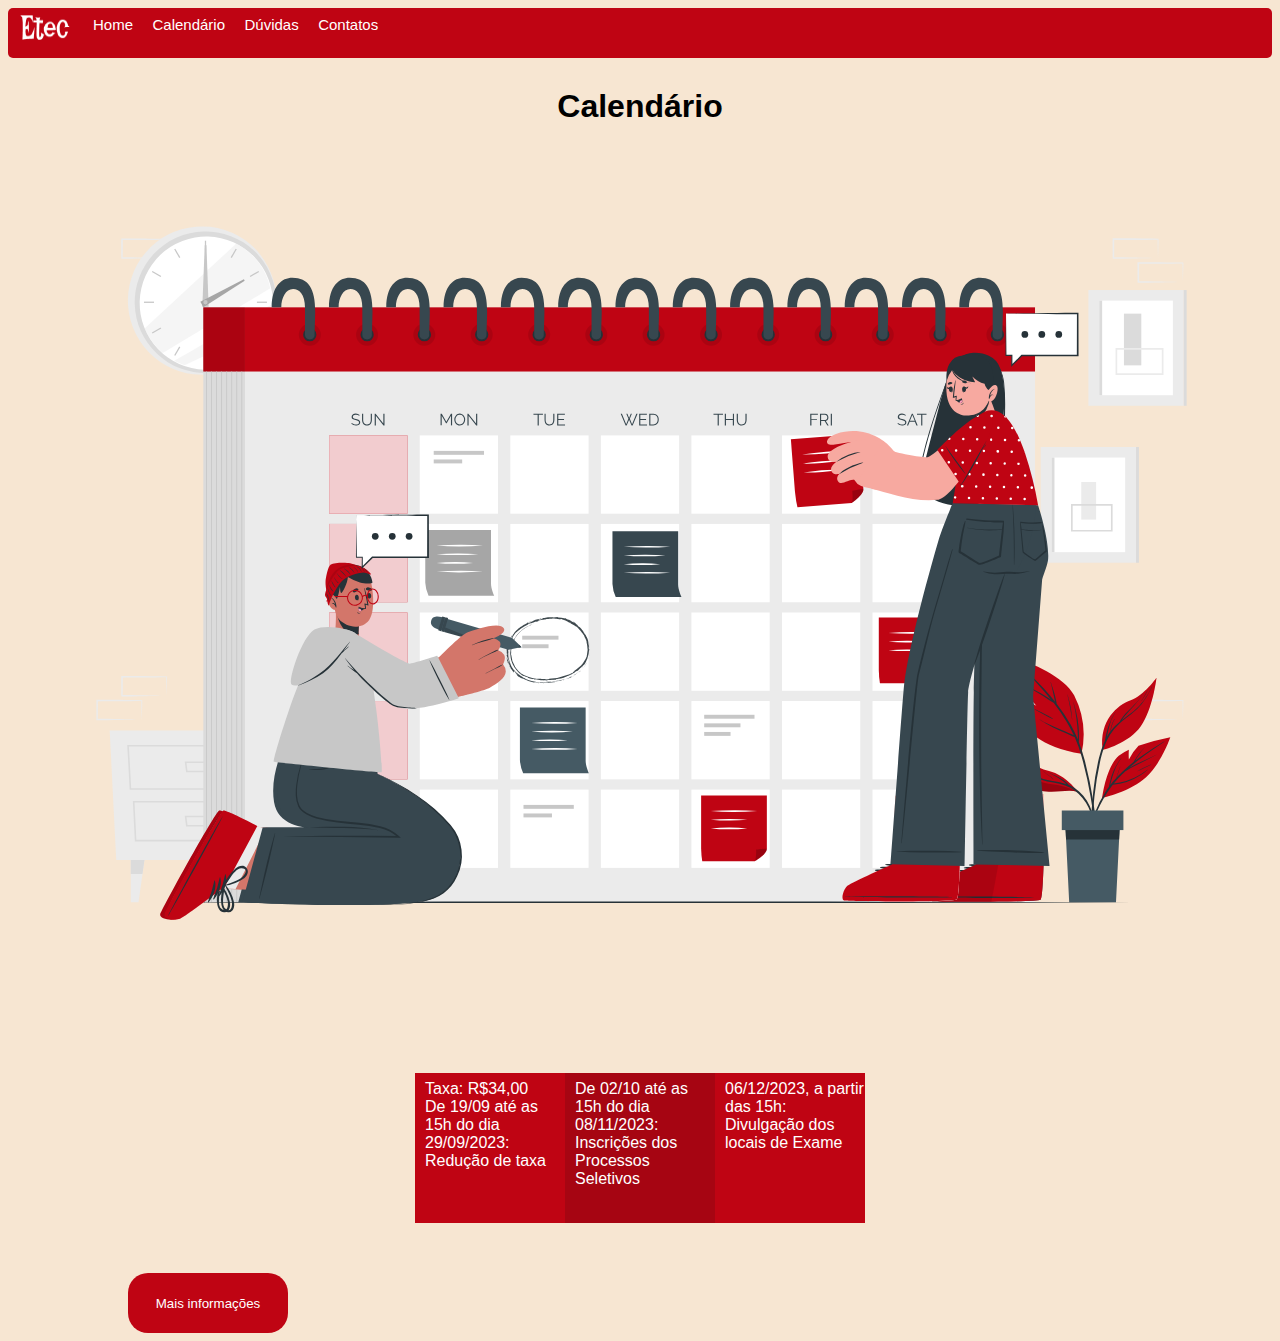
<file: www/Calendario.html>
<!DOCTYPE html>
<html lang="pt-br">
<head>
    <meta charset="UTF-8">
    <meta http-equiv="X-UA-Compatible" content="IE=edge">
    <meta name="viewport" content="width=device-width, initial-scale=1.0">
    <link href="https://cdn.jsdelivr.net/npm/bootstrap@5.0.2/dist/css/bootstrap.min.css" rel="stylesheet" integrity="sha384-EVSTQN3/azprG1Anm3QDgpJLIm9Nao0Yz1ztcQTwFspd3yD65VohhpuuCOmLASjC" crossorigin="anonymous">
    <link rel="stylesheet" href="css/style1.css">
    <title> Calendário </title>
</head>
<body>
    <div class="logo">
        <img class="imagem" src="Imagem/Etec.png" alt="logo">
        <div class="navbar">
          <div class="navegacao">
              <a href="index.html">Home</a>
              <a href="Calendario.html">Calendário</a>
              <a href="Duvidas.html">Dúvidas</a>
              <a href="Contatos.html">Contatos</a>
          </div>
      </div>
    </div>
    
    <div class="principal-conteudo">
        <h1 class="title"> Calendário </h1>
    </div>
    <img src="calendario.svg" alt="Calendario"> 
    <div class="quadrado">
        <div class="quadrado1">
            <p> Taxa: R$34,00 <br> De 19/09 até as <br> 
                15h do dia 
                29/09/2023: <br>
                Redução de taxa</p>
        </div>
        <div class="quadrado2">
            <p> De 02/10 até as 15h
                do dia 08/11/2023: 
               Inscrições dos
                Processos Seletivos</p>
        </div>
        <div class="quadrado3">
            <p>
                06/12/2023, a partir 
                das 15h: 
                Divulgação 
                dos locais 
                de Exame
            </p>
        </div>
    </div>

    <div>
       <a href="https://www.vestibulinhoetec.com.br/calendario/"><button class="botao"> Mais informações </button></a>
    </div>

    
    <script src="https://cdn.jsdelivr.net/npm/bootstrap@5.0.2/dist/js/bootstrap.bundle.min.js" integrity="sha384-MrcW6ZMFYlzcLA8Nl+NtUVF0sA7MsXsP1UyJoMp4YLEuNSfAP+JcXn/tWtIaxVXM" crossorigin="anonymous"></script>
    <script src="https://cdn.jsdelivr.net/npm/@popperjs/core@2.9.2/dist/umd/popper.min.js" integrity="sha384-IQsoLXl5PILFhosVNubq5LC7Qb9DXgDA9i+tQ8Zj3iwWAwPtgFTxbJ8NT4GN1R8p" crossorigin="anonymous"></script>
    <script src="https://cdn.jsdelivr.net/npm/bootstrap@5.0.2/dist/js/bootstrap.min.js" integrity="sha384-cVKIPhGWiC2Al4u+LWgxfKTRIcfu0JTxR+EQDz/bgldoEyl4H0zUF0QKbrJ0EcQF" crossorigin="anonymous"></script>
</body>
</html>
</file>
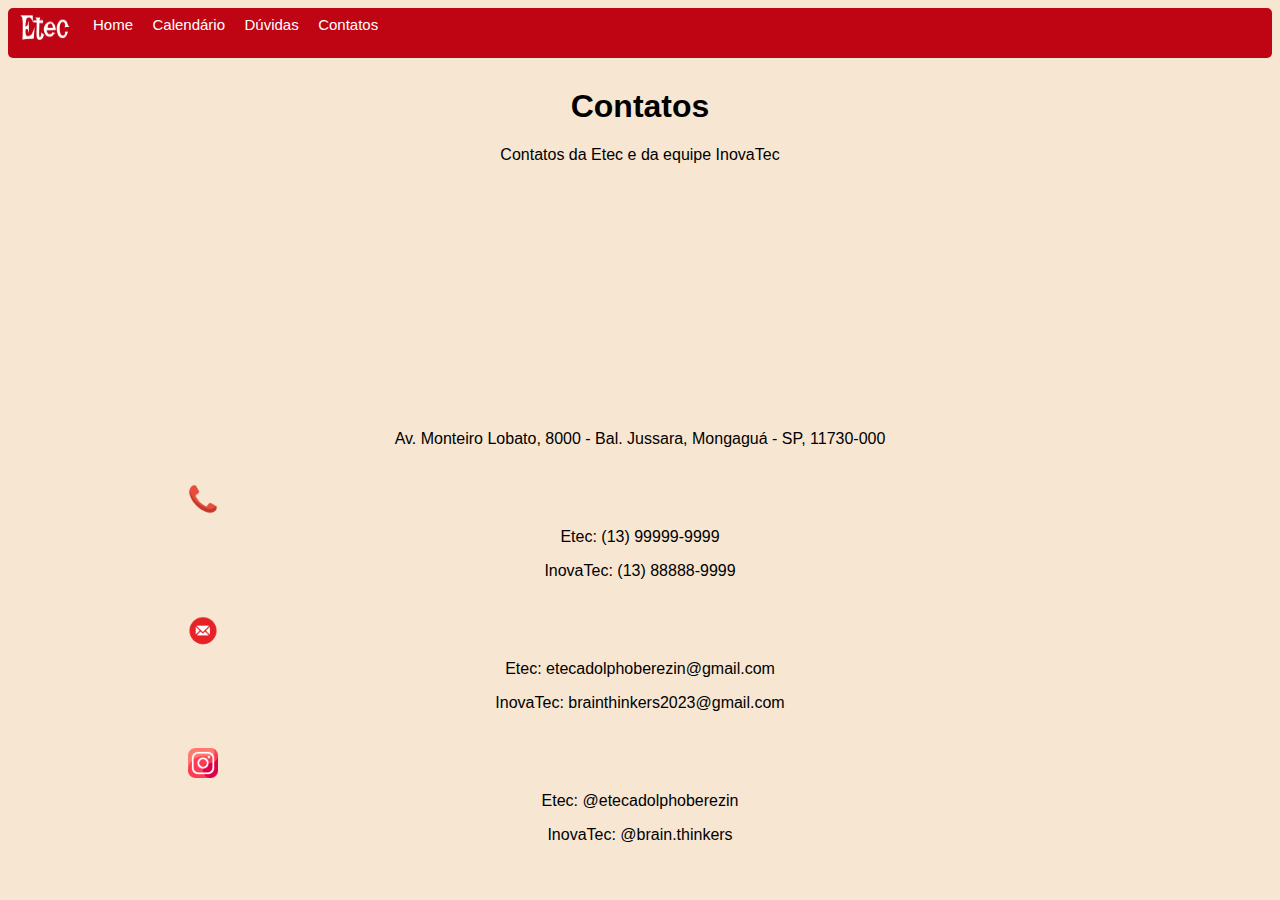
<file: www/Contatos.html>
<!DOCTYPE html>
<html lang="pt-br">
<head>
    <meta charset="UTF-8">
    <meta http-equiv="X-UA-Compatible" content="IE=edge">
    <meta name="viewport" content="width=device-width, initial-scale=1.0">
    <link href="https://cdn.jsdelivr.net/npm/bootstrap@5.0.2/dist/css/bootstrap.min.css" rel="stylesheet" integrity="sha384-EVSTQN3/azprG1Anm3QDgpJLIm9Nao0Yz1ztcQTwFspd3yD65VohhpuuCOmLASjC" crossorigin="anonymous">
    <link rel="stylesheet" href="css/style1.css">
    <title> Contatos </title>
</head>
<body>
    <div class="logo">
        <img class="imagem" src="Imagem/Etec.png" alt="logo">
        <div class="navbar">
          <div class="navegacao">
              <a href="index.html">Home</a>
              <a href="Calendario.html">Calendário</a>
              <a href="Duvidas.html">Dúvidas</a>
              <a href="Contatos.html">Contatos</a>
          </div>
      </div>
    </div>
    
    <div class="principal-conteudo">
        <h1 class="title"> Contatos </h1>
        <p>Contatos da Etec e da equipe InovaTec</p>
    </div>
    <iframe class="localizacao" src="https://www.google.com/maps/embed?pb=!1m18!1m12!1m3!1d3641.411433867208!2d-46.68125892471974!3d-24.122185082435234!2m3!1f0!2f0!3f0!3m2!1i1024!2i768!4f13.1!3m3!1m2!1s0x94ce27e8f7751d31%3A0x6382eb95def97024!2sEtec%20Adolpho%20Berezin!5e0!3m2!1spt-BR!2sbr!4v1695256169353!5m2!1spt-BR!2sbr" width="300" height="200" style="border:0;" allowfullscreen="" loading="lazy" referrerpolicy="no-referrer-when-downgrade"></iframe>
    <p class="p"> Av. Monteiro Lobato, 8000 - Bal. Jussara, Mongaguá - SP,
        11730-000</p>
    
    <div class="categorias">
        <div class="categoria">
          <img  class="subcategorias" src="Imagem/telefone.png" alt="Telefone">
          <p class="titulo1" >Etec: (13) 99999-9999</p>
          <p class="titulo1">InovaTec: (13) 88888-9999</p>
        </div>
        <div class="categoria">
          <img  class="subcategorias" src="Imagem/email.png" alt="Instagram">
          <p class="titulo1">Etec: etecadolphoberezin@gmail.com</p>
          <p class="titulo1">InovaTec: brainthinkers2023@gmail.com</p>
        </div>  
        <div class="categoria">
            <img  class="subcategorias" src="Imagem/insta.png" alt="Instagram">
            <p class="titulo1">Etec: @etecadolphoberezin</p>
            <p class="titulo1">InovaTec: @brain.thinkers</p>
          </div>  
    </div>

   

    
    <script src="https://cdn.jsdelivr.net/npm/bootstrap@5.0.2/dist/js/bootstrap.bundle.min.js" integrity="sha384-MrcW6ZMFYlzcLA8Nl+NtUVF0sA7MsXsP1UyJoMp4YLEuNSfAP+JcXn/tWtIaxVXM" crossorigin="anonymous"></script>
    <script src="https://cdn.jsdelivr.net/npm/@popperjs/core@2.9.2/dist/umd/popper.min.js" integrity="sha384-IQsoLXl5PILFhosVNubq5LC7Qb9DXgDA9i+tQ8Zj3iwWAwPtgFTxbJ8NT4GN1R8p" crossorigin="anonymous"></script>
    <script src="https://cdn.jsdelivr.net/npm/bootstrap@5.0.2/dist/js/bootstrap.min.js" integrity="sha384-cVKIPhGWiC2Al4u+LWgxfKTRIcfu0JTxR+EQDz/bgldoEyl4H0zUF0QKbrJ0EcQF" crossorigin="anonymous"></script>
</body>
</html>
</file>
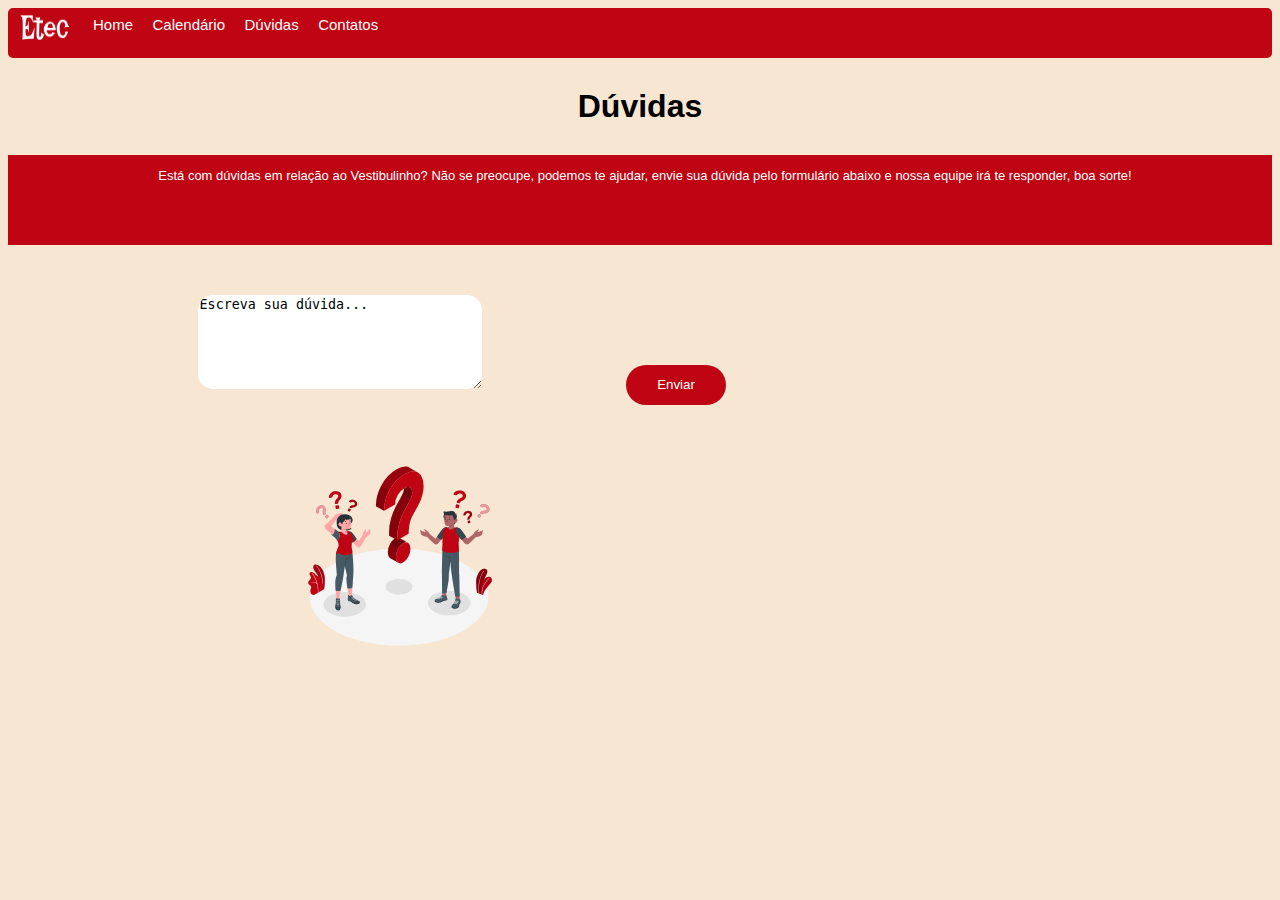
<file: www/Duvidas.html>
<!DOCTYPE html>
<html lang="pt-br">
<head>
    <meta charset="UTF-8">
    <meta http-equiv="X-UA-Compatible" content="IE=edge">
    <meta name="viewport" content="width=device-width, initial-scale=1.0">
    <link href="https://cdn.jsdelivr.net/npm/bootstrap@5.0.2/dist/css/bootstrap.min.css" rel="stylesheet" integrity="sha384-EVSTQN3/azprG1Anm3QDgpJLIm9Nao0Yz1ztcQTwFspd3yD65VohhpuuCOmLASjC" crossorigin="anonymous">
    <link rel="stylesheet" href="css/style1.css">
    <title> Dúvidas </title>
</head>
<body>
    <div class="logo">
        <img class="imagem" src="Imagem/Etec.png" alt="logo">
        <div class="navbar">
          <div class="navegacao">
              <a href="index.html">Home</a>
              <a href="Calendario.html">Calendário</a>
              <a href="Duvidas.html">Dúvidas</a>
              <a href="Contatos.html">Contatos</a>
          </div>
      </div>
    </div>
    
    <div class="principal-conteudo">
        <h1 class="title"> Dúvidas </h1>
        <div class="duvidas">
            <p class="paragrafo"> Está com dúvidas em relação ao Vestibulinho? Não se preocupe, podemos te ajudar, envie sua dúvida pelo formulário abaixo e nossa equipe irá te responder, boa sorte!</p>
             </div>
            </div>
            <form id="myForm">
                
                <textarea id="mensagem" name="mensagem" rows="6" cols="33" required>Escreva sua dúvida...</textarea>
                <button type="submit" class="botao1">Enviar</button>
            </form>

            <img class="img" src="duvidas.svg" alt="imagem">

       
    </div>
    
    <script>
        document.getElementById("myForm").addEventListener("submit", function (e) {
            e.preventDefault();

            
            const mensagem = document.getElementById("mensagem").value;

            
            document.getElementById("mensagem").value = '';

            
            alert("Aguarde a resposta!");

            
        });
    </script>
    
    <script src="https://cdn.jsdelivr.net/npm/bootstrap@5.0.2/dist/js/bootstrap.bundle.min.js" integrity="sha384-MrcW6ZMFYlzcLA8Nl+NtUVF0sA7MsXsP1UyJoMp4YLEuNSfAP+JcXn/tWtIaxVXM" crossorigin="anonymous"></script>
    <script src="https://cdn.jsdelivr.net/npm/@popperjs/core@2.9.2/dist/umd/popper.min.js" integrity="sha384-IQsoLXl5PILFhosVNubq5LC7Qb9DXgDA9i+tQ8Zj3iwWAwPtgFTxbJ8NT4GN1R8p" crossorigin="anonymous"></script>
    <script src="https://cdn.jsdelivr.net/npm/bootstrap@5.0.2/dist/js/bootstrap.min.js" integrity="sha384-cVKIPhGWiC2Al4u+LWgxfKTRIcfu0JTxR+EQDz/bgldoEyl4H0zUF0QKbrJ0EcQF" crossorigin="anonymous"></script>
</body>
</html>
</file>
<file: www/css/style1.css>
@import url('https://fonts.googleapis.com/css2?family=Poppins:wght@500&display=swap');

  * {
      padding: none;
      margin: none;
  }
  body {
      background-color: #f7e6d2;
      font-family: 'Franklin Gothic Medium', 'Arial Narrow', Arial, sans-serif;
  }
  .logo {
      width: 100%;
      height: 50px;
      background-color: #BF0413;
      border-radius: 5px;
  }
  .navegacao a {
      text-decoration: none;
      color: white;
      position: relative;
      left: 70px;
      top: 8px;
      padding-left: 15px;
      font-size: 15px;
      
  }
  .imagem {
      position: absolute;
      top: 15px;
      height: 25px;
      width: 50px;
      left: 20px;
  }
  .imagem2 {
      height: 250px;
      width: 350px;
      margin-top: 50px;
      margin-left: 25px;
      border-radius: 30px;
  }
  .title {
      text-align: center;
      margin-top: 30px;
  }
  .quadrado {
    justify-content: center;
    flex-direction: row;
    display: flex;
    margin-top: 80px;
    
  }
  .quadrado1 {
      height: 150px;
      width: 150px;
      background-color: #BF0413;
      
  }
  .quadrado2 {
    height: 150px;
    width: 150px;
    background-color: #A60512;
    
  }
  .quadrado3 {
    height: 150px;
    width: 150px;
    background-color: #BF0413;
    
  }
  .quadrado p {
    color: white;
    margin-top: 7px;
    margin-left: 10px;
    
  }
  .botao {
      margin-top: 50px;
      margin-left: 120px;
      border: none;
      height: 60px;
      width: 160px;
      background-color: #BF0413;
      color: white;
      border-radius: 20px;
  }
  .duvidas {
      width: 100%;
      height: 90px;
      background-color: #BF0413;
      margin-top: 30px;
  }
  .duvidas p {
    font-size: 13px;
    margin-left: 10px;
    color: white;
  }
  .paragrafo {
    position: relative;
    top: 13px;
  }

  textarea {
    border: none;
    border-radius: 15px;
    margin-left: 15%;
    margin-top: 50px;

  }
  .botao1 {
    border: none;
      height: 40px;
      width: 100px;
      background-color: #BF0413;
      color: white;
      border-radius: 20px;
      margin-top: 40px;
      margin-left: 140px;
  }
  .img {
    height: 200px;
    width: 200px;
    margin-left: 23%;
    margin-top: 50px;
  }
  .localizacao {
    margin-left: 40px;
    margin-top: 30px;
  }
  .principal-conteudo p {
    text-align: center;

  }
  .p {
    text-align: center;
  }
  .subcategorias {
    width: 30px;
    height: 30px;
    margin-top: 20px;
    margin-left: 180px;

  }
  .titulo1 {
    text-align: center;
    margin-top: 10px;
  }
</file>
